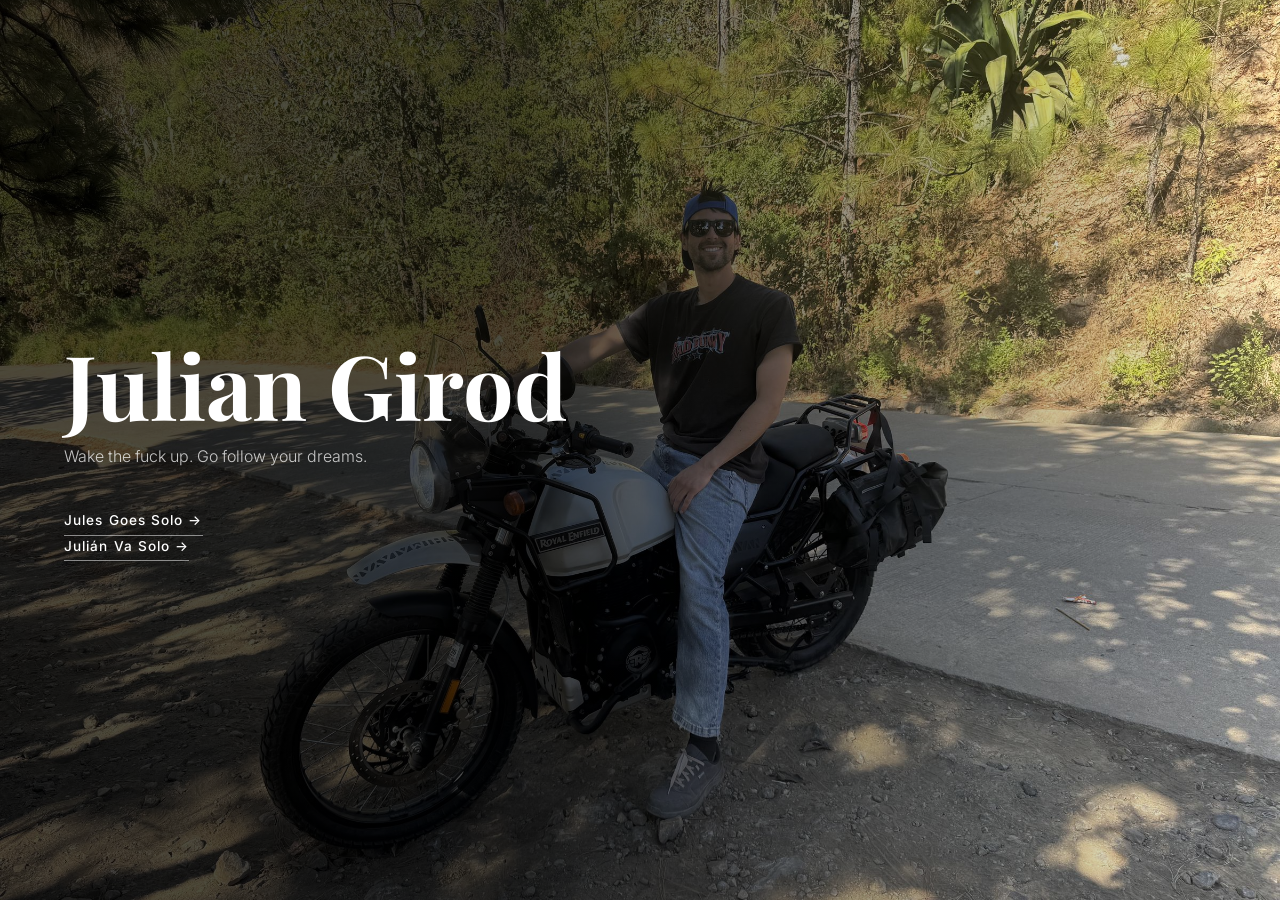
<file: index.html>
<!DOCTYPE html>
<html lang="en">
<head>
  <meta charset="UTF-8">
  <meta name="viewport" content="width=device-width, initial-scale=1">
  <title>Julian Girod</title>
  <link rel="preconnect" href="https://fonts.googleapis.com">
  <link href="https://fonts.googleapis.com/css2?family=Playfair+Display:ital,wght@0,700;1,400&family=Inter:wght@300;400&display=swap" rel="stylesheet">
  <link rel="stylesheet" href="style.css">
</head>
<body class="landing">
  <div class="landing-hero">
    <img src="/Photo/hero.jpg" alt="Riding south from New York City" class="landing-hero-img">
    <div class="landing-overlay">
      <h1 class="landing-title">Julian Girod</h1>
      <p class="landing-sub">Wake the fuck up. Go follow your dreams.</p>
      <a href="gosolo.html" class="landing-cta">Jules Goes Solo →</a>
      <a href="vasolo.html" class="landing-cta">Julián Va Solo →</a>
    </div>
  </div>
</body>
</html>
</file>
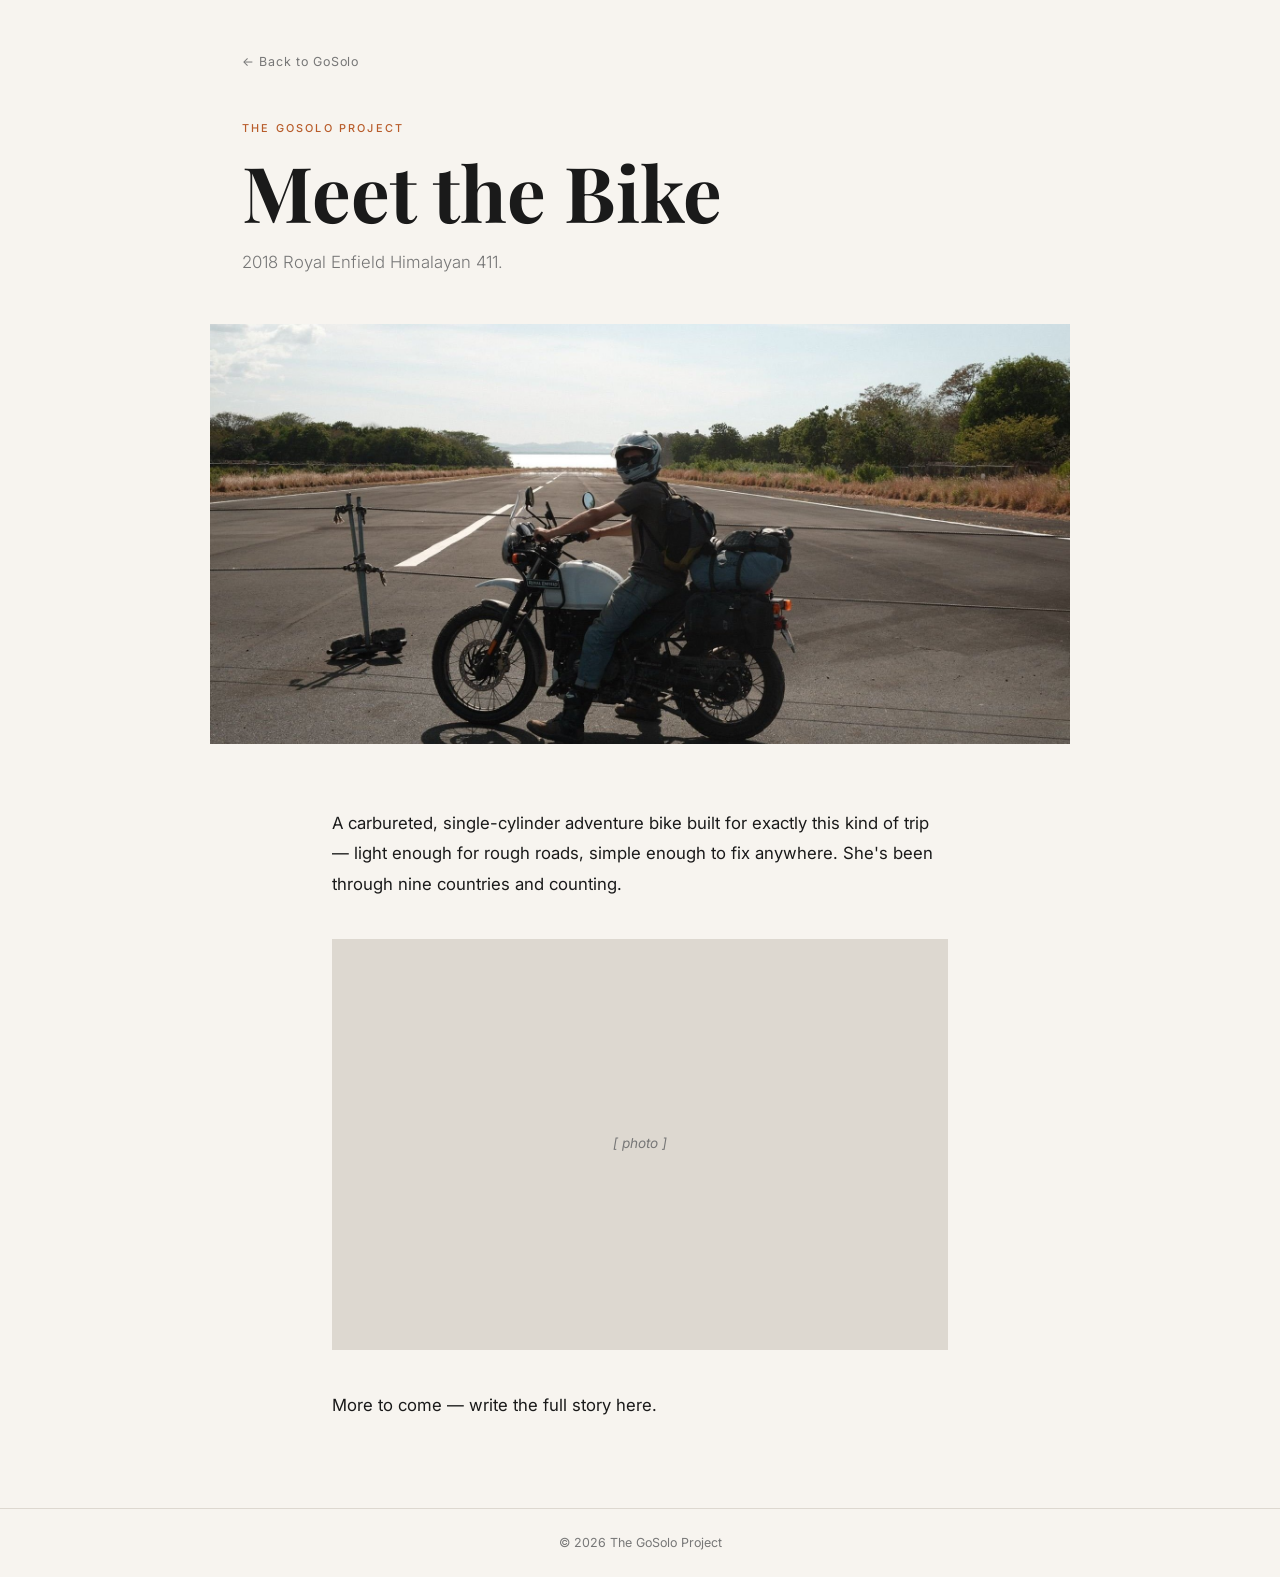
<file: bike.html>
<!DOCTYPE html>
<html lang="en">
<head>
  <meta charset="UTF-8">
  <meta name="viewport" content="width=device-width, initial-scale=1">
  <title>Meet the Bike — Jules Goes Solo</title>
  <link rel="preconnect" href="https://fonts.googleapis.com">
  <link href="https://fonts.googleapis.com/css2?family=Playfair+Display:ital,wght@0,400;0,700;1,400&family=Inter:wght@300;400;500&display=swap" rel="stylesheet">
  <link rel="stylesheet" href="style.css">
</head>
<body class="solo">

  <header class="solo-header">
    <a href="gosolo.html" class="solo-back">← Back to GoSolo</a>
    <div class="solo-hero-text">
      <p class="solo-eyebrow">The GoSolo Project</p>
      <h1 class="solo-title">Meet the Bike</h1>
      <p class="solo-subtitle">2018 Royal Enfield Himalayan 411.</p>
    </div>
    <div class="solo-hero-img-wrap">
      <img src="/Photo/jinometepe.JPG" alt="The Himalayan in Ometepe" class="solo-hero-img">
    </div>
  </header>

  <div class="solo-content">
    <article>
      <p class="post-text">A carbureted, single-cylinder adventure bike built for exactly this kind of trip — light enough for rough roads, simple enough to fix anywhere. She's been through nine countries and counting.</p>

      <div class="post-photo">[ photo ]</div>

      <p class="post-text">More to come — write the full story here.</p>
    </article>
  </div>

  <footer class="solo-footer">
    <p>&copy; 2026 The GoSolo Project</p>
  </footer>

</body>
</html>
</file>
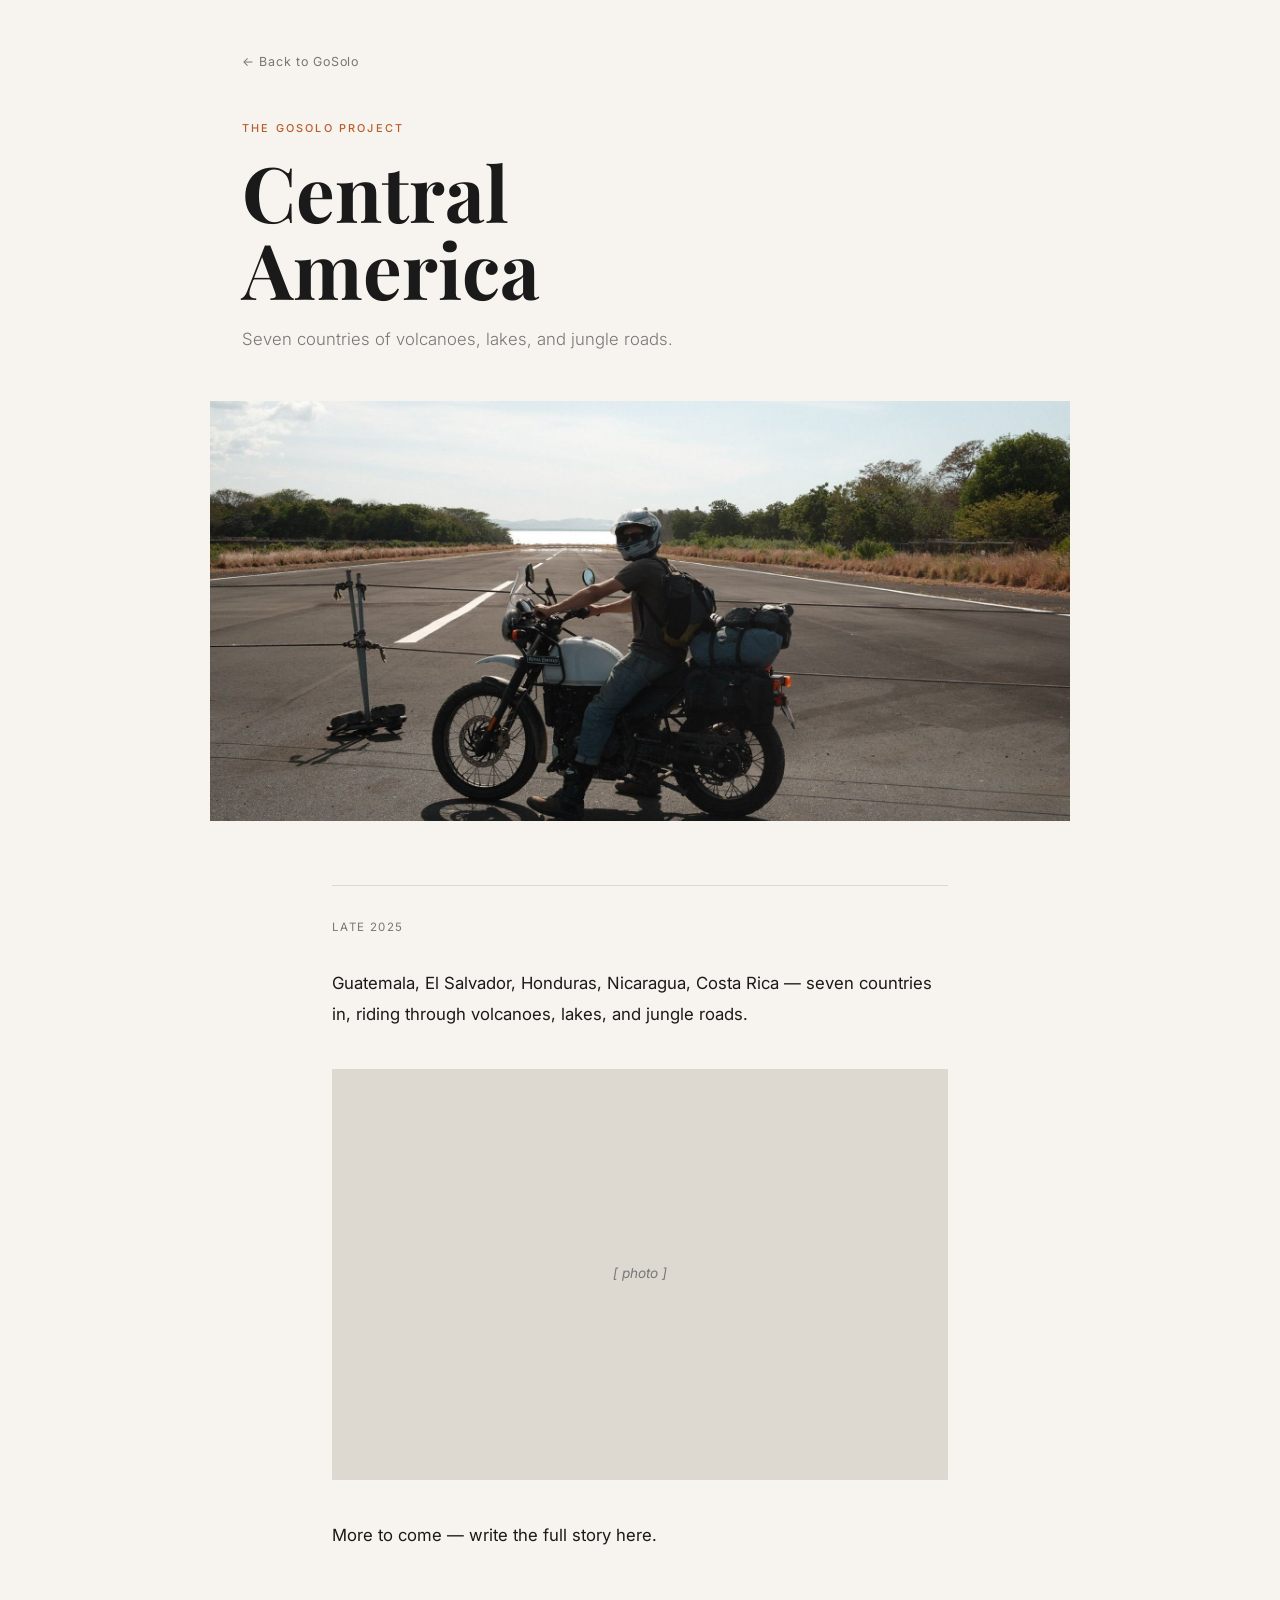
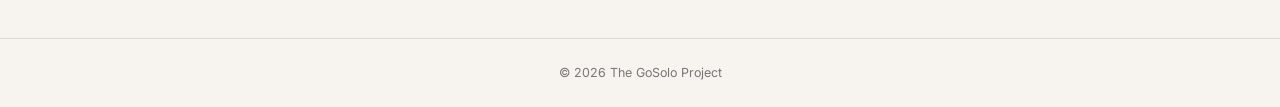
<file: central-america.html>
<!DOCTYPE html>
<html lang="en">
<head>
  <meta charset="UTF-8">
  <meta name="viewport" content="width=device-width, initial-scale=1">
  <title>Central America — Jules Goes Solo</title>
  <link rel="preconnect" href="https://fonts.googleapis.com">
  <link href="https://fonts.googleapis.com/css2?family=Playfair+Display:ital,wght@0,400;0,700;1,400&family=Inter:wght@300;400;500&display=swap" rel="stylesheet">
  <link rel="stylesheet" href="style.css">
</head>
<body class="solo">

  <header class="solo-header">
    <a href="gosolo.html" class="solo-back">← Back to GoSolo</a>
    <div class="solo-hero-text">
      <p class="solo-eyebrow">The GoSolo Project</p>
      <h1 class="solo-title">Central<br>America</h1>
      <p class="solo-subtitle">Seven countries of volcanoes, lakes, and jungle roads.</p>
    </div>
    <div class="solo-hero-img-wrap">
      <img src="/Photo/jinometepe.JPG" alt="J in Ometepe, Nicaragua" class="solo-hero-img">
    </div>
  </header>

  <div class="solo-content">
    <article>
      <p class="post-date">Late 2025</p>

      <p class="post-text">Guatemala, El Salvador, Honduras, Nicaragua, Costa Rica — seven countries in, riding through volcanoes, lakes, and jungle roads.</p>

      <div class="post-photo">[ photo ]</div>

      <p class="post-text">More to come — write the full story here.</p>
    </article>
  </div>

  <footer class="solo-footer">
    <p>&copy; 2026 The GoSolo Project</p>
  </footer>

</body>
</html>
</file>
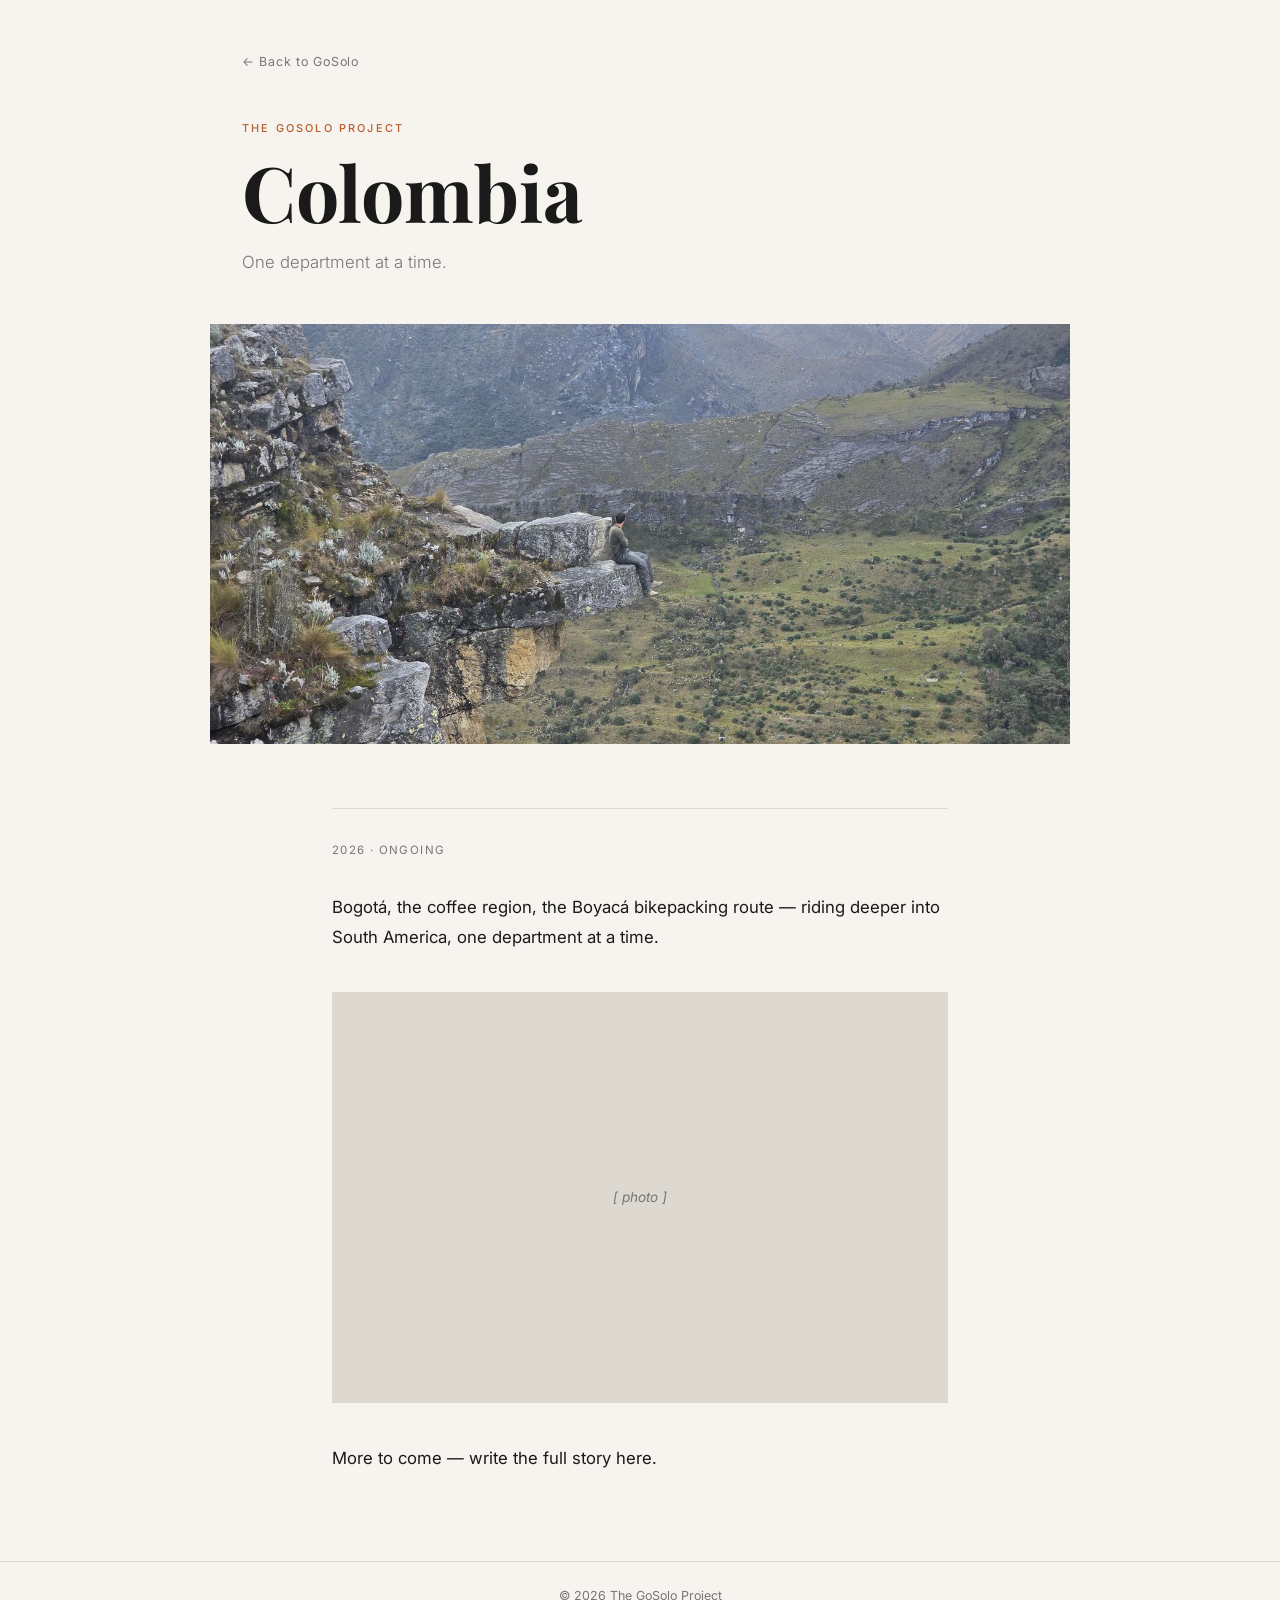
<file: colombia.html>
<!DOCTYPE html>
<html lang="en">
<head>
  <meta charset="UTF-8">
  <meta name="viewport" content="width=device-width, initial-scale=1">
  <title>Colombia — Jules Goes Solo</title>
  <link rel="preconnect" href="https://fonts.googleapis.com">
  <link href="https://fonts.googleapis.com/css2?family=Playfair+Display:ital,wght@0,400;0,700;1,400&family=Inter:wght@300;400;500&display=swap" rel="stylesheet">
  <link rel="stylesheet" href="style.css">
</head>
<body class="solo">

  <header class="solo-header">
    <a href="gosolo.html" class="solo-back">← Back to GoSolo</a>
    <div class="solo-hero-text">
      <p class="solo-eyebrow">The GoSolo Project</p>
      <h1 class="solo-title">Colombia</h1>
      <p class="solo-subtitle">One department at a time.</p>
    </div>
    <div class="solo-hero-img-wrap">
      <img src="/Photo/jincocuy.jpg" alt="J in El Cocuy, Colombia" class="solo-hero-img">
    </div>
  </header>

  <div class="solo-content">
    <article>
      <p class="post-date">2026 · Ongoing</p>

      <p class="post-text">Bogotá, the coffee region, the Boyacá bikepacking route — riding deeper into South America, one department at a time.</p>

      <div class="post-photo">[ photo ]</div>

      <p class="post-text">More to come — write the full story here.</p>
    </article>
  </div>

  <footer class="solo-footer">
    <p>&copy; 2026 The GoSolo Project</p>
  </footer>

</body>
</html>
</file>
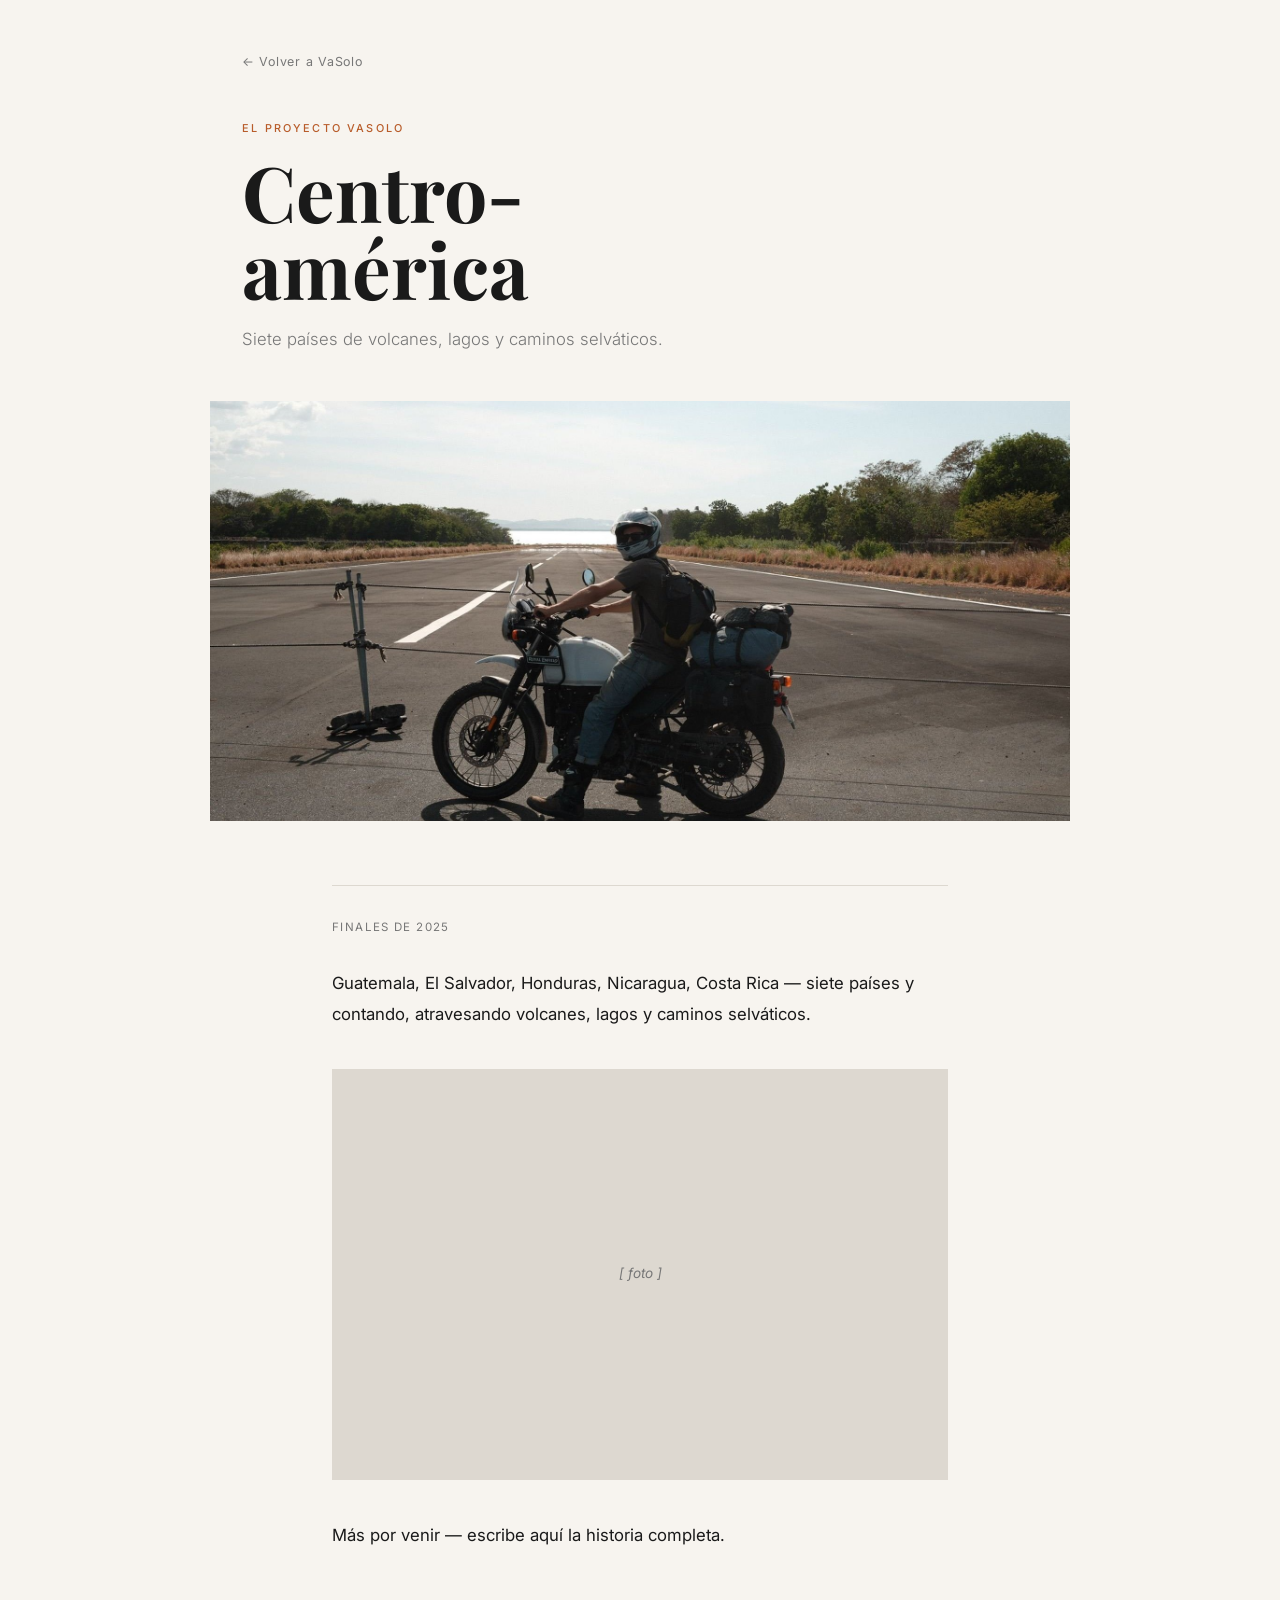
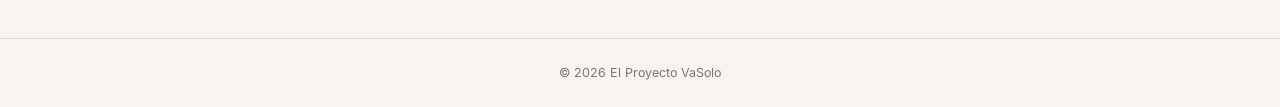
<file: es-centroamerica.html>
<!DOCTYPE html>
<html lang="es">
<head>
  <meta charset="UTF-8">
  <meta name="viewport" content="width=device-width, initial-scale=1">
  <title>Centroamérica — Julián Va Solo</title>
  <link rel="preconnect" href="https://fonts.googleapis.com">
  <link href="https://fonts.googleapis.com/css2?family=Playfair+Display:ital,wght@0,400;0,700;1,400&family=Inter:wght@300;400;500&display=swap" rel="stylesheet">
  <link rel="stylesheet" href="style.css">
</head>
<body class="solo">

  <header class="solo-header">
    <a href="vasolo.html" class="solo-back">← Volver a VaSolo</a>
    <div class="solo-hero-text">
      <p class="solo-eyebrow">El Proyecto VaSolo</p>
      <h1 class="solo-title">Centro-<br>américa</h1>
      <p class="solo-subtitle">Siete países de volcanes, lagos y caminos selváticos.</p>
    </div>
    <div class="solo-hero-img-wrap">
      <img src="/Photo/jinometepe.JPG" alt="J en Ometepe, Nicaragua" class="solo-hero-img">
    </div>
  </header>

  <div class="solo-content">
    <article>
      <p class="post-date">Finales de 2025</p>

      <p class="post-text">Guatemala, El Salvador, Honduras, Nicaragua, Costa Rica — siete países y contando, atravesando volcanes, lagos y caminos selváticos.</p>

      <div class="post-photo">[ foto ]</div>

      <p class="post-text">Más por venir — escribe aquí la historia completa.</p>
    </article>
  </div>

  <footer class="solo-footer">
    <p>&copy; 2026 El Proyecto VaSolo</p>
  </footer>

</body>
</html>
</file>
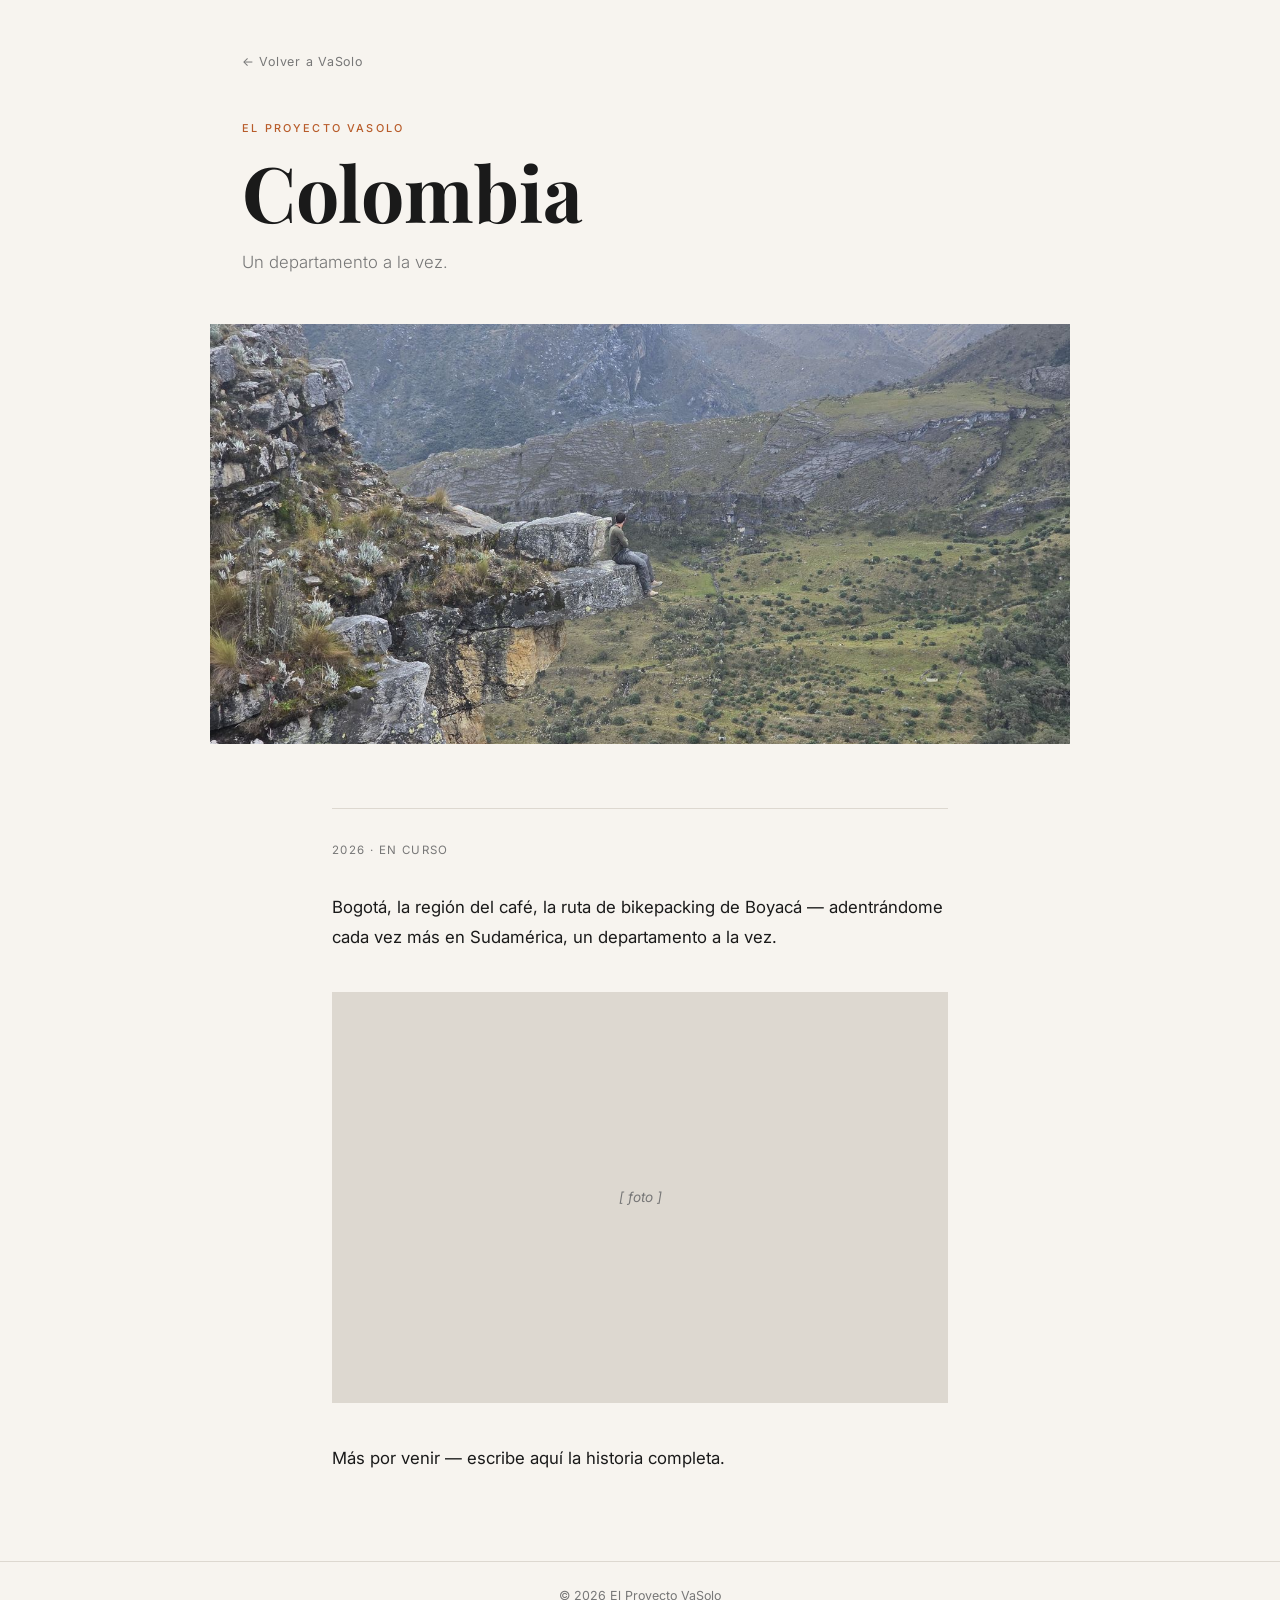
<file: es-colombia.html>
<!DOCTYPE html>
<html lang="es">
<head>
  <meta charset="UTF-8">
  <meta name="viewport" content="width=device-width, initial-scale=1">
  <title>Colombia — Julián Va Solo</title>
  <link rel="preconnect" href="https://fonts.googleapis.com">
  <link href="https://fonts.googleapis.com/css2?family=Playfair+Display:ital,wght@0,400;0,700;1,400&family=Inter:wght@300;400;500&display=swap" rel="stylesheet">
  <link rel="stylesheet" href="style.css">
</head>
<body class="solo">

  <header class="solo-header">
    <a href="vasolo.html" class="solo-back">← Volver a VaSolo</a>
    <div class="solo-hero-text">
      <p class="solo-eyebrow">El Proyecto VaSolo</p>
      <h1 class="solo-title">Colombia</h1>
      <p class="solo-subtitle">Un departamento a la vez.</p>
    </div>
    <div class="solo-hero-img-wrap">
      <img src="/Photo/jincocuy.jpg" alt="J en El Cocuy, Colombia" class="solo-hero-img">
    </div>
  </header>

  <div class="solo-content">
    <article>
      <p class="post-date">2026 · En curso</p>

      <p class="post-text">Bogotá, la región del café, la ruta de bikepacking de Boyacá — adentrándome cada vez más en Sudamérica, un departamento a la vez.</p>

      <div class="post-photo">[ foto ]</div>

      <p class="post-text">Más por venir — escribe aquí la historia completa.</p>
    </article>
  </div>

  <footer class="solo-footer">
    <p>&copy; 2026 El Proyecto VaSolo</p>
  </footer>

</body>
</html>
</file>
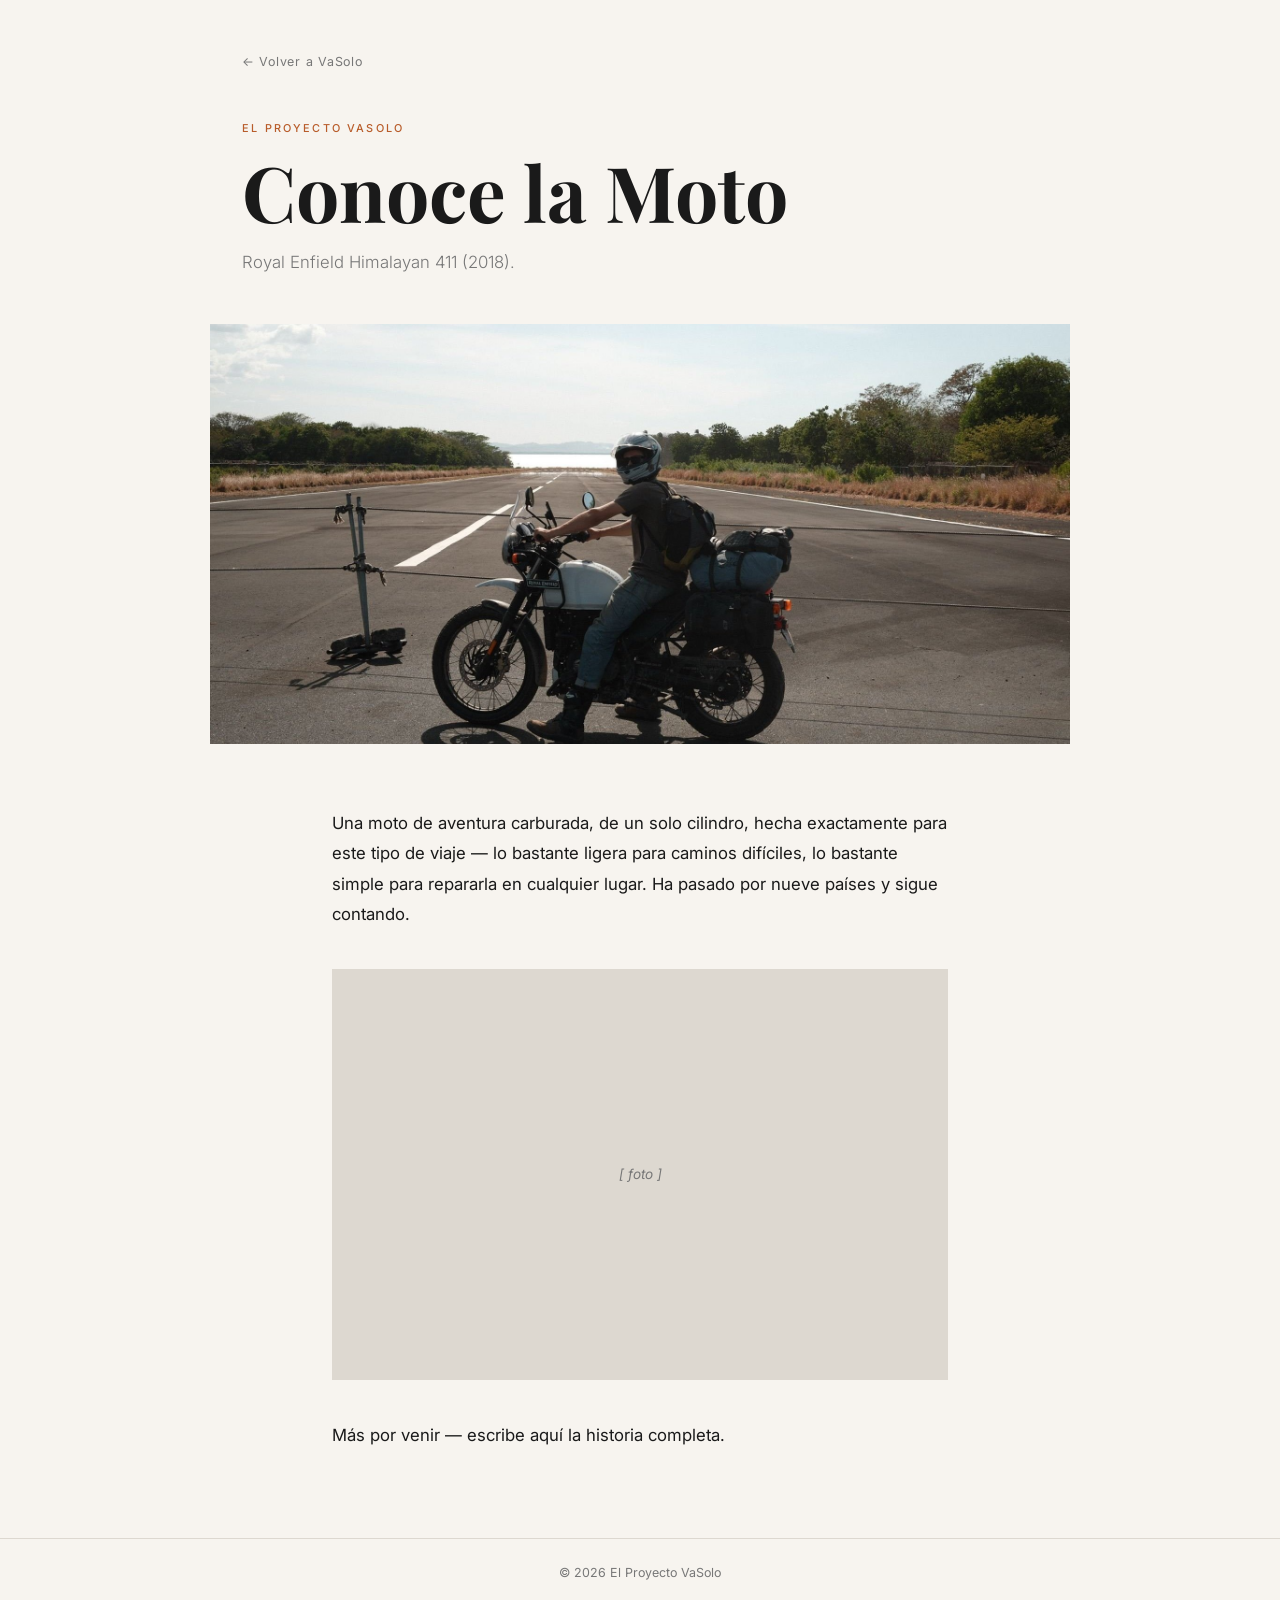
<file: es-moto.html>
<!DOCTYPE html>
<html lang="es">
<head>
  <meta charset="UTF-8">
  <meta name="viewport" content="width=device-width, initial-scale=1">
  <title>Conoce la Moto — Julián Va Solo</title>
  <link rel="preconnect" href="https://fonts.googleapis.com">
  <link href="https://fonts.googleapis.com/css2?family=Playfair+Display:ital,wght@0,400;0,700;1,400&family=Inter:wght@300;400;500&display=swap" rel="stylesheet">
  <link rel="stylesheet" href="style.css">
</head>
<body class="solo">

  <header class="solo-header">
    <a href="vasolo.html" class="solo-back">← Volver a VaSolo</a>
    <div class="solo-hero-text">
      <p class="solo-eyebrow">El Proyecto VaSolo</p>
      <h1 class="solo-title">Conoce la Moto</h1>
      <p class="solo-subtitle">Royal Enfield Himalayan 411 (2018).</p>
    </div>
    <div class="solo-hero-img-wrap">
      <img src="/Photo/jinometepe.JPG" alt="La Himalayan en Ometepe" class="solo-hero-img">
    </div>
  </header>

  <div class="solo-content">
    <article>
      <p class="post-text">Una moto de aventura carburada, de un solo cilindro, hecha exactamente para este tipo de viaje — lo bastante ligera para caminos difíciles, lo bastante simple para repararla en cualquier lugar. Ha pasado por nueve países y sigue contando.</p>

      <div class="post-photo">[ foto ]</div>

      <p class="post-text">Más por venir — escribe aquí la historia completa.</p>
    </article>
  </div>

  <footer class="solo-footer">
    <p>&copy; 2026 El Proyecto VaSolo</p>
  </footer>

</body>
</html>
</file>
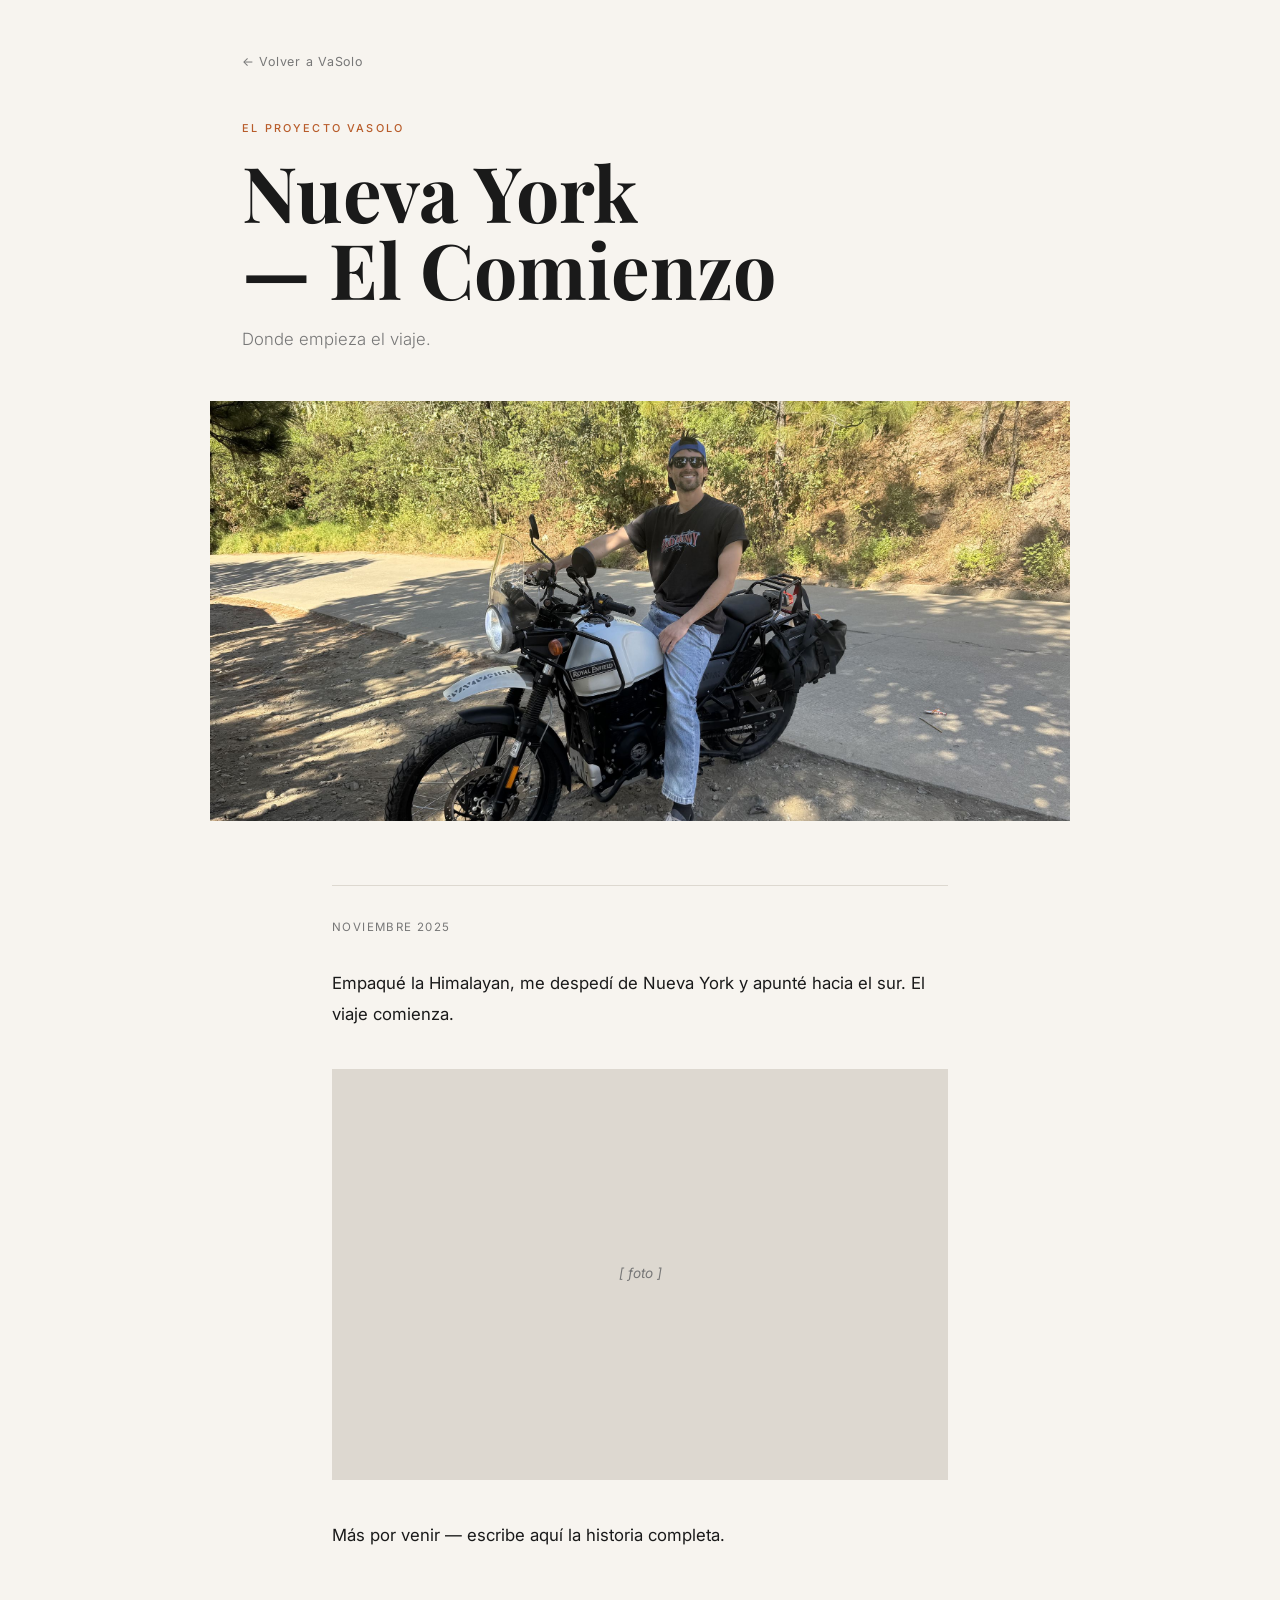
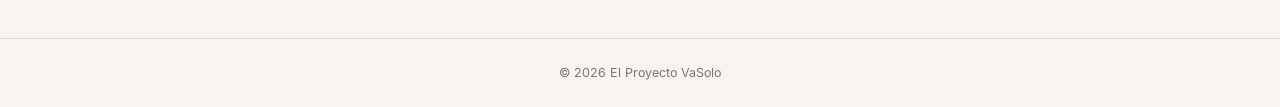
<file: es-nueva-york.html>
<!DOCTYPE html>
<html lang="es">
<head>
  <meta charset="UTF-8">
  <meta name="viewport" content="width=device-width, initial-scale=1">
  <title>Nueva York — El Comienzo — Julián Va Solo</title>
  <link rel="preconnect" href="https://fonts.googleapis.com">
  <link href="https://fonts.googleapis.com/css2?family=Playfair+Display:ital,wght@0,400;0,700;1,400&family=Inter:wght@300;400;500&display=swap" rel="stylesheet">
  <link rel="stylesheet" href="style.css">
</head>
<body class="solo">

  <header class="solo-header">
    <a href="vasolo.html" class="solo-back">← Volver a VaSolo</a>
    <div class="solo-hero-text">
      <p class="solo-eyebrow">El Proyecto VaSolo</p>
      <h1 class="solo-title">Nueva York<br>— El Comienzo</h1>
      <p class="solo-subtitle">Donde empieza el viaje.</p>
    </div>
    <div class="solo-hero-img-wrap">
      <img src="/Photo/hero.jpg" alt="Saliendo de Nueva York" class="solo-hero-img">
    </div>
  </header>

  <div class="solo-content">
    <article>
      <p class="post-date">Noviembre 2025</p>

      <p class="post-text">Empaqué la Himalayan, me despedí de Nueva York y apunté hacia el sur. El viaje comienza.</p>

      <div class="post-photo">[ foto ]</div>

      <p class="post-text">Más por venir — escribe aquí la historia completa.</p>
    </article>
  </div>

  <footer class="solo-footer">
    <p>&copy; 2026 El Proyecto VaSolo</p>
  </footer>

</body>
</html>
</file>
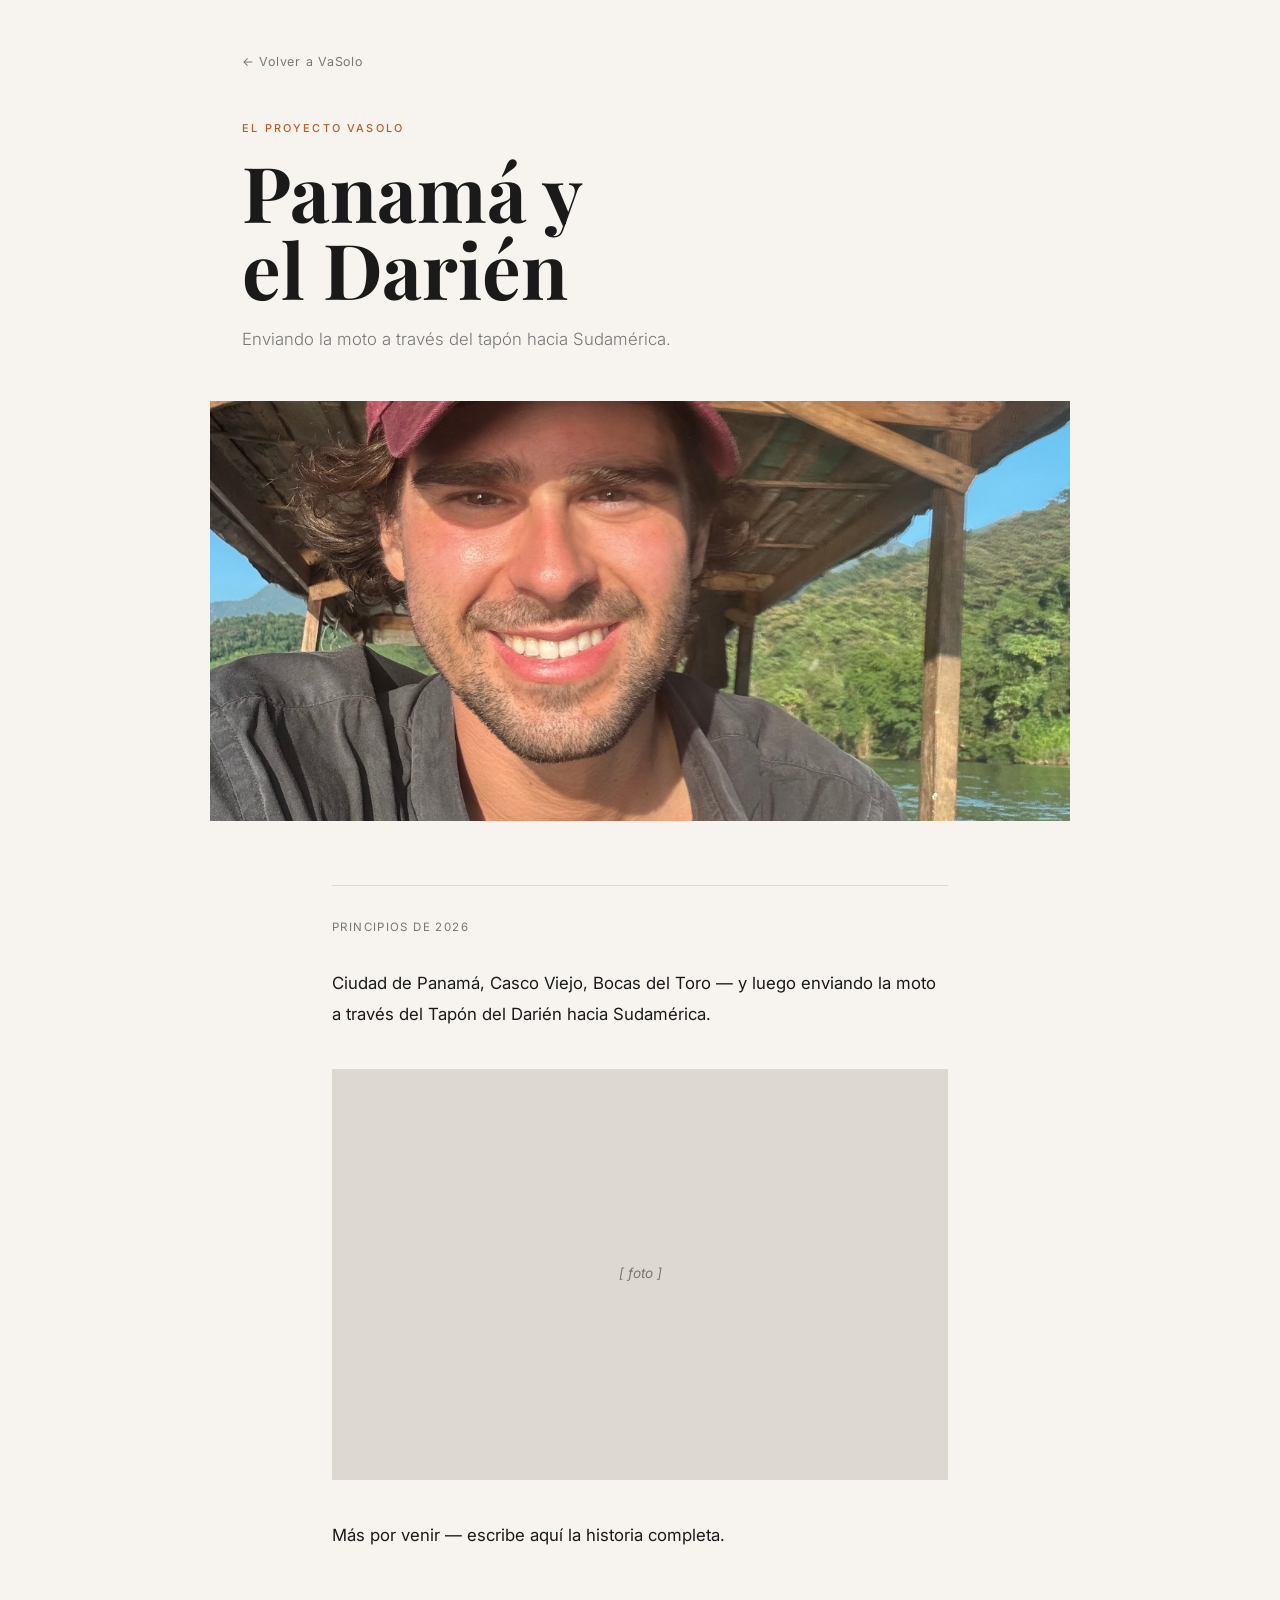
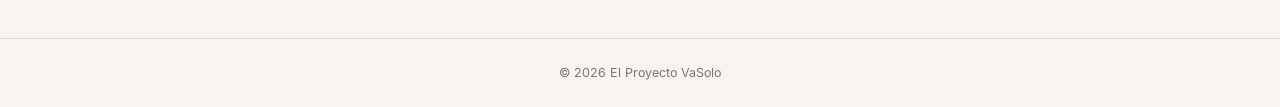
<file: es-panama-darien.html>
<!DOCTYPE html>
<html lang="es">
<head>
  <meta charset="UTF-8">
  <meta name="viewport" content="width=device-width, initial-scale=1">
  <title>Panamá y el Darién — Julián Va Solo</title>
  <link rel="preconnect" href="https://fonts.googleapis.com">
  <link href="https://fonts.googleapis.com/css2?family=Playfair+Display:ital,wght@0,400;0,700;1,400&family=Inter:wght@300;400;500&display=swap" rel="stylesheet">
  <link rel="stylesheet" href="style.css">
</head>
<body class="solo">

  <header class="solo-header">
    <a href="vasolo.html" class="solo-back">← Volver a VaSolo</a>
    <div class="solo-hero-text">
      <p class="solo-eyebrow">El Proyecto VaSolo</p>
      <h1 class="solo-title">Panamá y<br>el Darién</h1>
      <p class="solo-subtitle">Enviando la moto a través del tapón hacia Sudamérica.</p>
    </div>
    <div class="solo-hero-img-wrap">
      <img src="/Photo/IMG_7416.jpg" alt="Panamá" class="solo-hero-img">
    </div>
  </header>

  <div class="solo-content">
    <article>
      <p class="post-date">Principios de 2026</p>

      <p class="post-text">Ciudad de Panamá, Casco Viejo, Bocas del Toro — y luego enviando la moto a través del Tapón del Darién hacia Sudamérica.</p>

      <div class="post-photo">[ foto ]</div>

      <p class="post-text">Más por venir — escribe aquí la historia completa.</p>
    </article>
  </div>

  <footer class="solo-footer">
    <p>&copy; 2026 El Proyecto VaSolo</p>
  </footer>

</body>
</html>
</file>
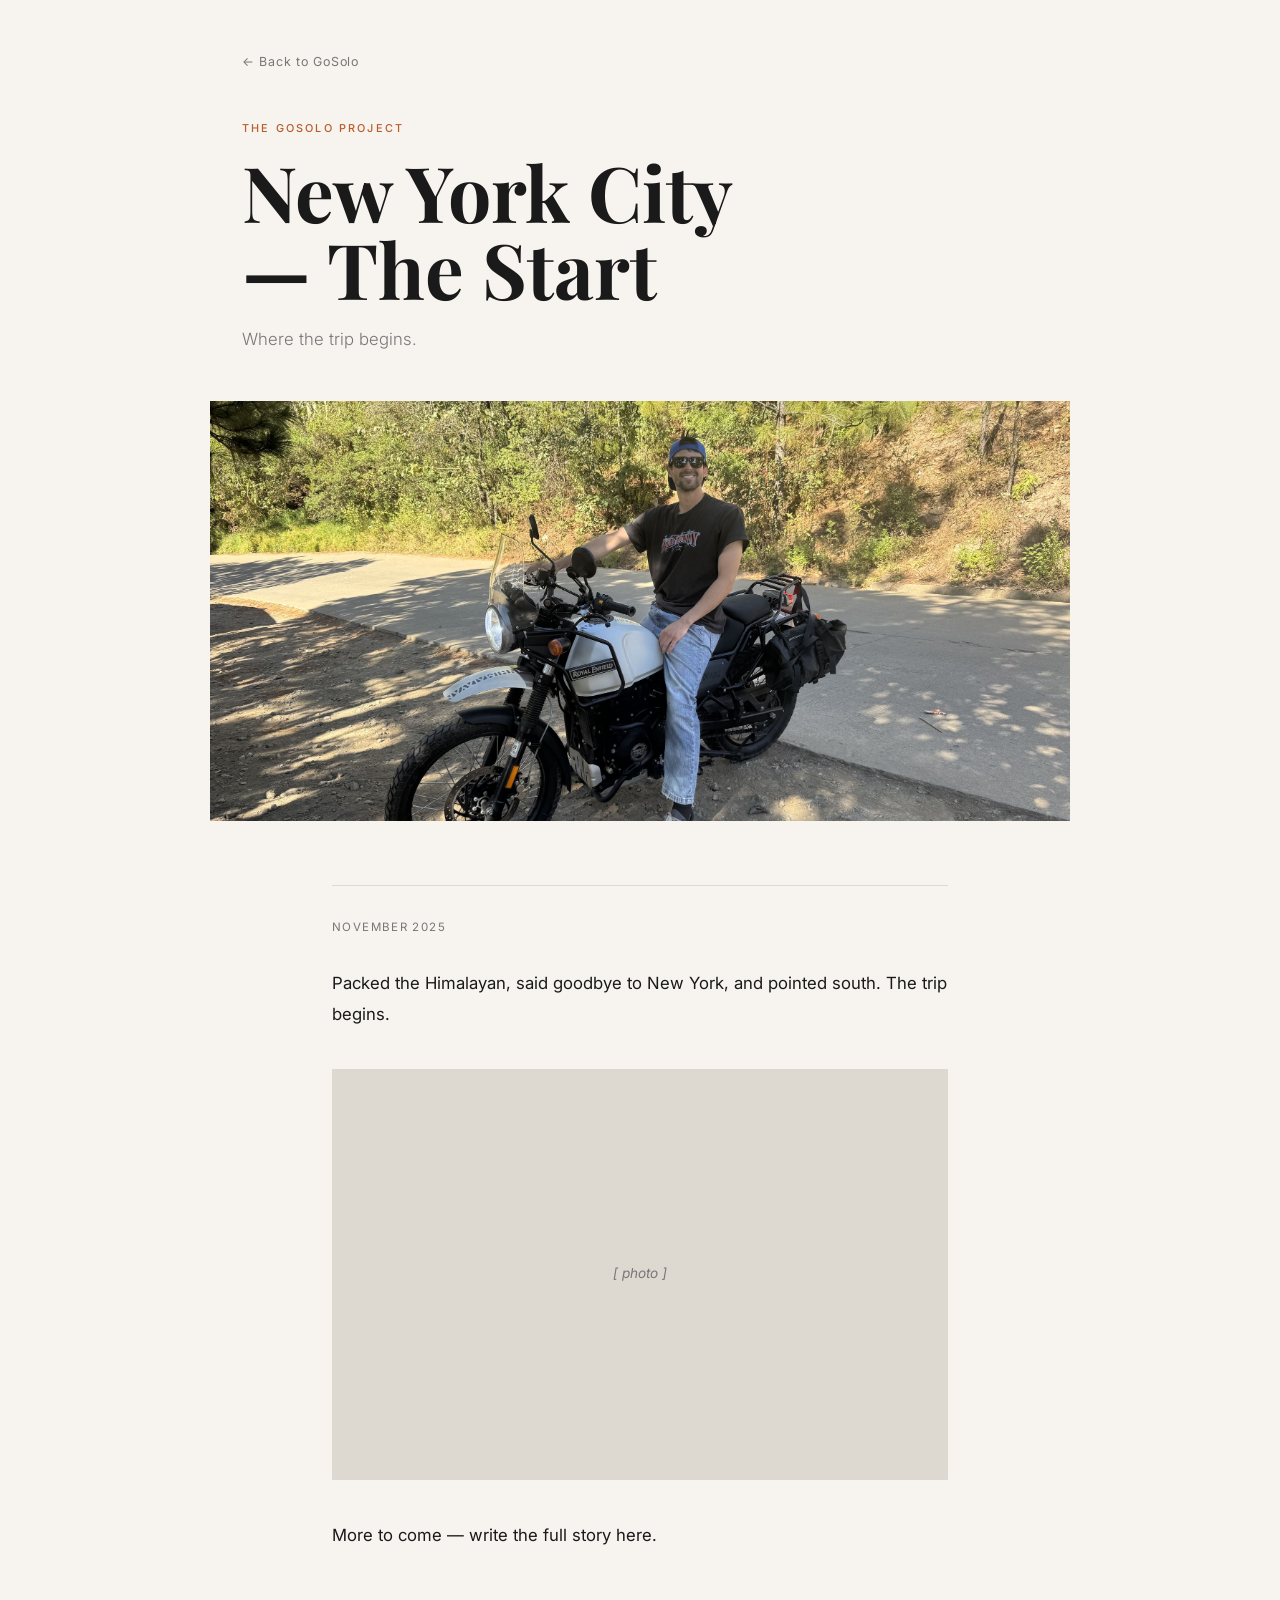
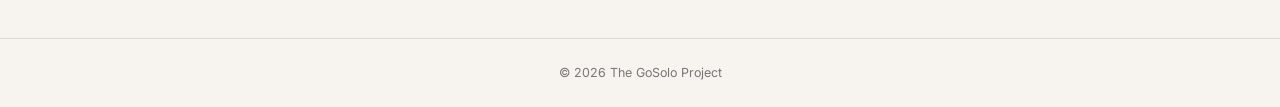
<file: new-york.html>
<!DOCTYPE html>
<html lang="en">
<head>
  <meta charset="UTF-8">
  <meta name="viewport" content="width=device-width, initial-scale=1">
  <title>New York City — The Start — Jules Goes Solo</title>
  <link rel="preconnect" href="https://fonts.googleapis.com">
  <link href="https://fonts.googleapis.com/css2?family=Playfair+Display:ital,wght@0,400;0,700;1,400&family=Inter:wght@300;400;500&display=swap" rel="stylesheet">
  <link rel="stylesheet" href="style.css">
</head>
<body class="solo">

  <header class="solo-header">
    <a href="gosolo.html" class="solo-back">← Back to GoSolo</a>
    <div class="solo-hero-text">
      <p class="solo-eyebrow">The GoSolo Project</p>
      <h1 class="solo-title">New York City<br>— The Start</h1>
      <p class="solo-subtitle">Where the trip begins.</p>
    </div>
    <div class="solo-hero-img-wrap">
      <img src="/Photo/hero.jpg" alt="Leaving New York City" class="solo-hero-img">
    </div>
  </header>

  <div class="solo-content">
    <article>
      <p class="post-date">November 2025</p>

      <p class="post-text">Packed the Himalayan, said goodbye to New York, and pointed south. The trip begins.</p>

      <div class="post-photo">[ photo ]</div>

      <p class="post-text">More to come — write the full story here.</p>
    </article>
  </div>

  <footer class="solo-footer">
    <p>&copy; 2026 The GoSolo Project</p>
  </footer>

</body>
</html>
</file>
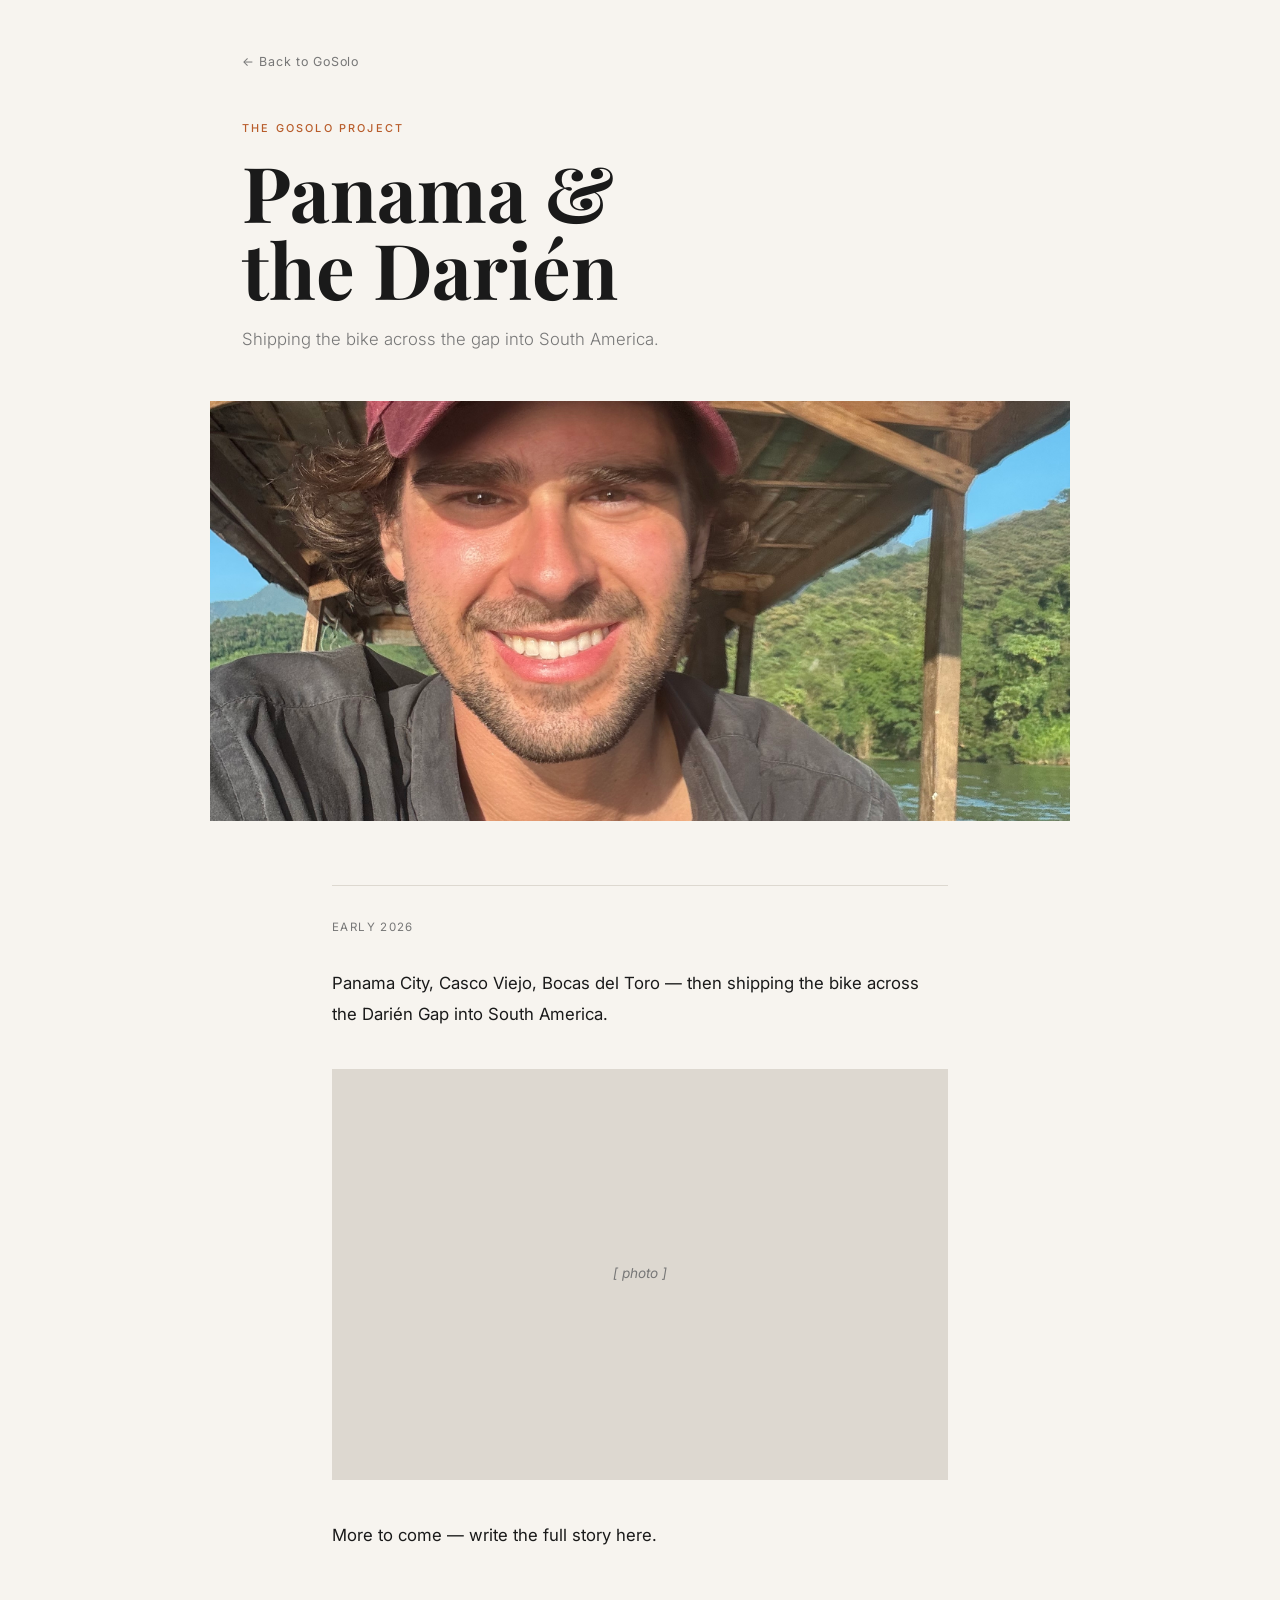
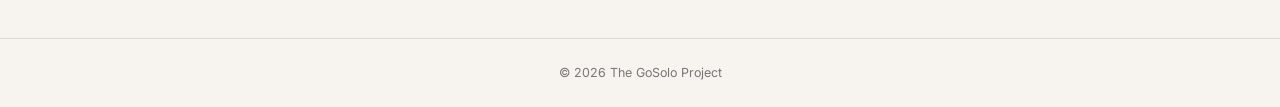
<file: panama-darien.html>
<!DOCTYPE html>
<html lang="en">
<head>
  <meta charset="UTF-8">
  <meta name="viewport" content="width=device-width, initial-scale=1">
  <title>Panama & the Darién — Jules Goes Solo</title>
  <link rel="preconnect" href="https://fonts.googleapis.com">
  <link href="https://fonts.googleapis.com/css2?family=Playfair+Display:ital,wght@0,400;0,700;1,400&family=Inter:wght@300;400;500&display=swap" rel="stylesheet">
  <link rel="stylesheet" href="style.css">
</head>
<body class="solo">

  <header class="solo-header">
    <a href="gosolo.html" class="solo-back">← Back to GoSolo</a>
    <div class="solo-hero-text">
      <p class="solo-eyebrow">The GoSolo Project</p>
      <h1 class="solo-title">Panama &<br>the Darién</h1>
      <p class="solo-subtitle">Shipping the bike across the gap into South America.</p>
    </div>
    <div class="solo-hero-img-wrap">
      <img src="/Photo/IMG_7416.jpg" alt="Panama" class="solo-hero-img">
    </div>
  </header>

  <div class="solo-content">
    <article>
      <p class="post-date">Early 2026</p>

      <p class="post-text">Panama City, Casco Viejo, Bocas del Toro — then shipping the bike across the Darién Gap into South America.</p>

      <div class="post-photo">[ photo ]</div>

      <p class="post-text">More to come — write the full story here.</p>
    </article>
  </div>

  <footer class="solo-footer">
    <p>&copy; 2026 The GoSolo Project</p>
  </footer>

</body>
</html>
</file>
<file: style.css>
/* ─── Reset & base ─── */
*, *::before, *::after { margin: 0; padding: 0; box-sizing: border-box; }

:root {
  --serif: 'Playfair Display', Georgia, serif;
  --sans: 'Inter', system-ui, sans-serif;
  --solo-bg: #f7f4ef;
  --solo-text: #1a1a1a;
  --solo-muted: #777;
  --solo-accent: #b85c2a;
  --solo-rule: #ddd8d0;
}

body { font-family: var(--sans); line-height: 1.6; }
a { color: inherit; }
img { display: block; max-width: 100%; }


/* ── LANDING ── */

body.landing {
  margin: 0;
  height: 100vh;
  overflow: hidden;
}

.landing-hero {
  position: relative;
  width: 100%;
  height: 100vh;
}

.landing-hero-img {
  width: 100%;
  height: 100%;
  object-fit: cover;
  background: #1a1a1a;
}

.landing-overlay {
  position: absolute;
  inset: 0;
  display: flex;
  flex-direction: column;
  justify-content: center;
  align-items: flex-start;
  padding: 4rem;
  background: linear-gradient(to right, rgba(0,0,0,0.7) 40%, transparent);
  color: #fff;
}

.landing-eyebrow {
  font-family: var(--sans);
  font-size: 0.72rem;
  letter-spacing: 0.2em;
  text-transform: uppercase;
  color: rgba(255,255,255,0.6);
  margin-bottom: 1rem;
}

.landing-title {
  font-family: var(--serif);
  font-size: clamp(3rem, 7vw, 6rem);
  font-weight: 700;
  line-height: 1.0;
  margin-bottom: 1rem;
}

.landing-sub {
  font-size: 1rem;
  font-weight: 300;
  color: rgba(255,255,255,0.75);
  max-width: 380px;
  margin-bottom: 2.5rem;
  line-height: 1.6;
}

.landing-cta {
  font-size: 0.85rem;
  font-weight: 500;
  letter-spacing: 0.08em;
  text-decoration: none;
  color: #fff;
  border-bottom: 1px solid rgba(255,255,255,0.5);
  padding-bottom: 3px;
  transition: border-color 0.2s;
}

.landing-cta:hover { border-color: #fff; }


/* ── GOSOLO ── */

body.solo {
  background: var(--solo-bg);
  color: var(--solo-text);
}

.solo-header {
  position: relative;
  padding: 3rem 2rem 0;
  max-width: 860px;
  margin: 0 auto;
}

.solo-back {
  display: inline-block;
  font-size: 0.78rem;
  letter-spacing: 0.06em;
  text-decoration: none;
  color: var(--solo-muted);
  margin-bottom: 3rem;
  transition: color 0.2s;
}

.solo-back:hover { color: var(--solo-accent); }

.solo-eyebrow {
  font-family: var(--sans);
  font-size: 0.68rem;
  font-weight: 500;
  letter-spacing: 0.2em;
  text-transform: uppercase;
  color: var(--solo-accent);
  margin-bottom: 1rem;
}

.solo-title {
  font-family: var(--serif);
  font-size: clamp(3rem, 6vw, 5.5rem);
  font-weight: 700;
  line-height: 1.0;
  margin-bottom: 1.2rem;
}

.solo-subtitle {
  font-size: 1.05rem;
  color: var(--solo-muted);
  max-width: 480px;
  margin-bottom: 3rem;
  font-weight: 300;
}

.solo-hero-img-wrap { margin: 0 -2rem; }

.solo-hero-img {
  width: 100%;
  height: 420px;
  object-fit: cover;
  display: block;
}

.solo-hero-placeholder {
  background: #ddd8d0;
  height: 420px;
  display: flex;
  align-items: center;
  justify-content: center;
  color: var(--solo-muted);
  font-size: 0.85rem;
  font-style: italic;
}

.solo-content {
  max-width: 680px;
  margin: 0 auto;
  padding: 4rem 2rem;
}

.solo-about {
  border-top: 1px solid var(--solo-rule);
  padding-top: 3rem;
  margin-bottom: 3.5rem;
}

.solo-about-text {
  font-family: var(--serif);
  font-size: 1.35rem;
  line-height: 1.6;
  margin-bottom: 1.5rem;
}

.solo-ig-embed,
.solo-tiktok-embed {
  margin-top: 1.5rem;
  text-align: center;
}

.solo-ig-embed iframe,
.solo-ig-embed .instagram-media,
.solo-tiktok-embed iframe,
.solo-tiktok-embed .tiktok-embed {
  margin: 0 auto !important;
  max-width: 340px !important;
  width: 100% !important;
  float: none !important;
  box-shadow: none !important;
  border: none !important;
  padding: 0 !important;
}

.solo-ig-link {
  font-size: 0.82rem;
  font-weight: 500;
  letter-spacing: 0.05em;
  color: var(--solo-accent);
  text-decoration: none;
  border-bottom: 1px solid var(--solo-accent);
  padding-bottom: 2px;
  transition: opacity 0.2s;
}

.solo-ig-link:hover { opacity: 0.7; }

.solo-stats {
  display: grid;
  grid-template-columns: repeat(4, 1fr);
  gap: 1rem;
  border-top: 1px solid var(--solo-rule);
  border-bottom: 1px solid var(--solo-rule);
  padding: 2.5rem 0;
  margin-bottom: 4rem;
}

.stat { text-align: center; }

.stat-num {
  display: block;
  font-family: var(--serif);
  font-size: 1.6rem;
  font-weight: 700;
  color: var(--solo-accent);
  line-height: 1.1;
  margin-bottom: 0.3rem;
}

.stat-label {
  display: block;
  font-size: 0.7rem;
  letter-spacing: 0.1em;
  text-transform: uppercase;
  color: var(--solo-muted);
}

.solo-section-title {
  font-family: var(--serif);
  font-size: 1.1rem;
  font-weight: 400;
  font-style: italic;
  color: var(--solo-muted);
  margin-bottom: 2.5rem;
}

.solo-journey { margin-bottom: 4rem; }

.chapter {
  display: grid;
  grid-template-columns: 1fr 2fr;
  gap: 2rem;
  margin-bottom: 4rem;
  padding-bottom: 4rem;
  border-bottom: 1px solid var(--solo-rule);
}

.chapter:last-child { border-bottom: none; }

.chapter-placeholder,
.bike-placeholder {
  background: #ddd8d0;
  aspect-ratio: 4/3;
  display: flex;
  align-items: center;
  justify-content: center;
  color: var(--solo-muted);
  font-size: 0.78rem;
  font-style: italic;
}

.chapter-date {
  font-size: 0.72rem;
  letter-spacing: 0.12em;
  text-transform: uppercase;
  color: var(--solo-muted);
  margin-bottom: 0.6rem;
}

.chapter-title {
  font-family: var(--serif);
  font-size: 1.5rem;
  font-weight: 700;
  line-height: 1.2;
  margin-bottom: 0.8rem;
}

.chapter-title a,
.bike-name a {
  color: inherit;
  text-decoration: none;
  border-bottom: 1px solid transparent;
  transition: color 0.2s, border-color 0.2s;
}

.chapter-title a:hover,
.bike-name a:hover {
  color: var(--solo-accent);
  border-bottom-color: var(--solo-accent);
}

.chapter-text {
  font-size: 0.95rem;
  color: #444;
  line-height: 1.7;
}

.solo-bike { margin-bottom: 4rem; }

.bike-wrap {
  display: grid;
  grid-template-columns: 1fr 2fr;
  gap: 2rem;
  align-items: center;
}

.bike-name {
  font-family: var(--serif);
  font-size: 1.3rem;
  font-weight: 700;
  margin-bottom: 0.8rem;
}

.bike-text {
  font-size: 0.95rem;
  color: #444;
  line-height: 1.7;
}

.solo-socials {
  border-top: 1px solid var(--solo-rule);
  padding-top: 3rem;
  margin-bottom: 3rem;
}

.socials-links {
  display: flex;
  gap: 1rem;
}

.social-btn {
  display: inline-block;
  font-size: 0.82rem;
  font-weight: 500;
  letter-spacing: 0.08em;
  text-transform: uppercase;
  text-decoration: none;
  color: var(--solo-text);
  border: 1px solid var(--solo-text);
  padding: 0.65rem 1.3rem;
  transition: background 0.2s, color 0.2s;
}

.social-btn:hover {
  background: var(--solo-text);
  color: var(--solo-bg);
}

.solo-footer {
  text-align: center;
  padding: 1.5rem;
  font-size: 0.78rem;
  color: var(--solo-muted);
  border-top: 1px solid var(--solo-rule);
}

/* ── BLOG POST ── */

.post-date {
  font-size: 0.72rem;
  letter-spacing: 0.12em;
  text-transform: uppercase;
  color: var(--solo-muted);
  margin-bottom: 2rem;
  border-top: 1px solid var(--solo-rule);
  padding-top: 2rem;
}

.post-text {
  font-size: 1.05rem;
  line-height: 1.8;
  margin-bottom: 1.5rem;
}

.post-photo {
  background: #ddd8d0;
  aspect-ratio: 3/2;
  display: flex;
  align-items: center;
  justify-content: center;
  color: var(--solo-muted);
  font-size: 0.85rem;
  font-style: italic;
  margin: 2.5rem 0;
}

@media (max-width: 620px) {
  .solo-stats { grid-template-columns: repeat(2, 1fr); }
  .chapter, .bike-wrap { grid-template-columns: 1fr; }
  .landing-overlay { padding: 2rem; }
}
</file>
